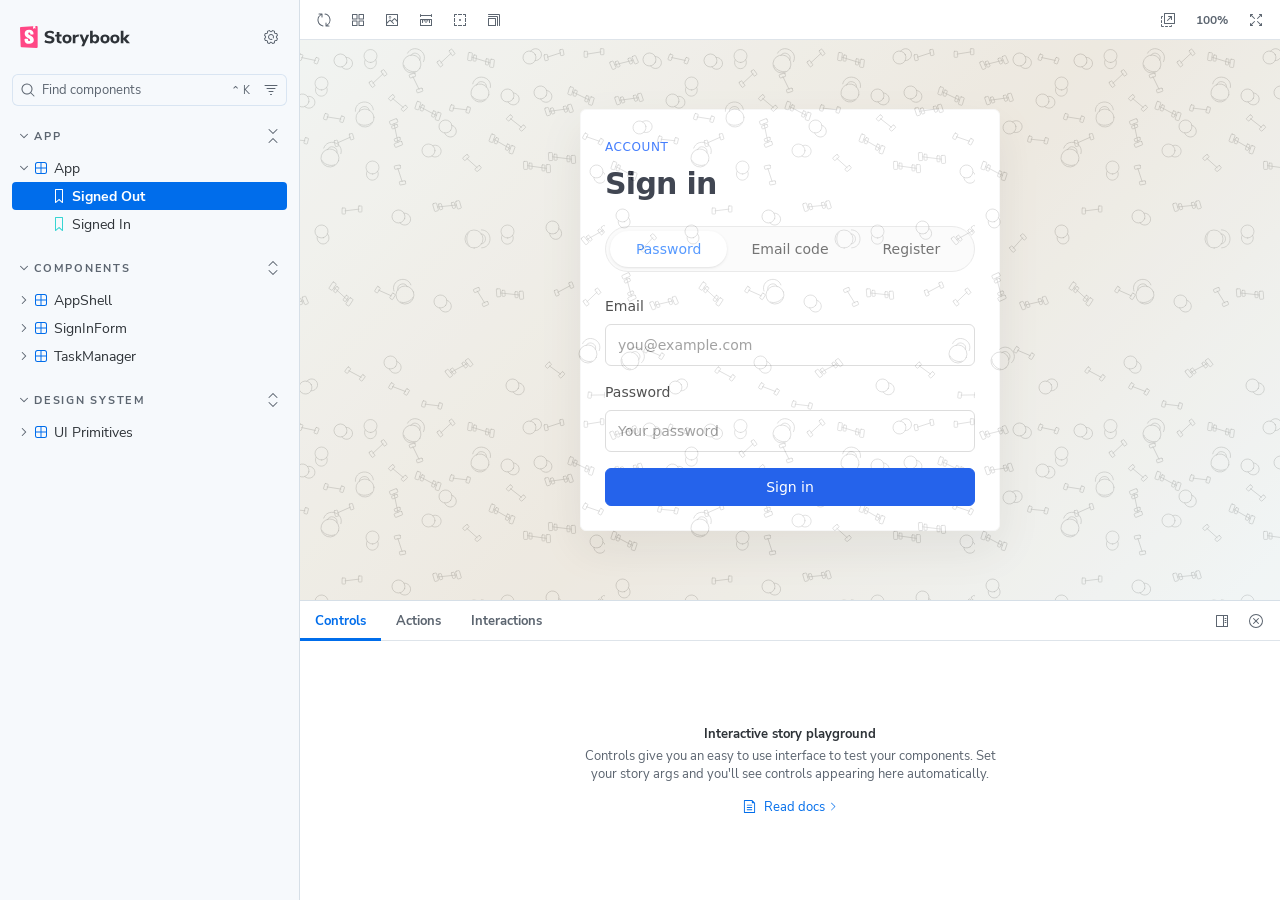
<file: storybook/index.html>
<!DOCTYPE html>
<html lang="en">
  <head>
    <meta charset="utf-8" />

    <title>storybook - Storybook</title>
    <meta name="viewport" content="width=device-width, initial-scale=1" />

    
    <link rel="icon" type="image/svg+xml" href="./favicon.svg" />
    
    <style>
      @font-face {
        font-family: 'Nunito Sans';
        font-style: normal;
        font-weight: 400;
        font-display: swap;
        src: url('./sb-common-assets/nunito-sans-regular.woff2') format('woff2');
      }

      @font-face {
        font-family: 'Nunito Sans';
        font-style: italic;
        font-weight: 400;
        font-display: swap;
        src: url('./sb-common-assets/nunito-sans-italic.woff2') format('woff2');
      }

      @font-face {
        font-family: 'Nunito Sans';
        font-style: normal;
        font-weight: 700;
        font-display: swap;
        src: url('./sb-common-assets/nunito-sans-bold.woff2') format('woff2');
      }

      @font-face {
        font-family: 'Nunito Sans';
        font-style: italic;
        font-weight: 700;
        font-display: swap;
        src: url('./sb-common-assets/nunito-sans-bold-italic.woff2') format('woff2');
      }
    </style>

    <link href="./sb-manager/runtime.js" rel="modulepreload" />

    
    <link href="./sb-addons/storybook-core-server-presets-0/common-manager-bundle.js" rel="modulepreload" />
    
    <link href="./sb-addons/docs-1/manager-bundle.js" rel="modulepreload" />
       

    <style>
      #storybook-root[hidden] {
        display: none !important;
      }
    </style>

    
  </head>
  <body>
    <div id="root"></div>

    
    <script>
      
        
          window['FEATURES'] = {
  "actions": true,
  "argTypeTargetsV7": true,
  "backgrounds": true,
  "changeDetection": true,
  "componentsManifest": false,
  "controls": true,
  "disallowImplicitActionsInRenderV8": true,
  "highlight": true,
  "interactions": true,
  "legacyDecoratorFileOrder": false,
  "measure": true,
  "outline": true,
  "sidebarOnboardingChecklist": true,
  "viewport": true
};
        
      
        
          window['REFS'] = {};
        
      
        
          window['LOGLEVEL'] = "info";
        
      
        
          window['DOCS_OPTIONS'] = {
  "defaultName": "Docs"
};
        
      
        
          window['CONFIG_TYPE'] = "PRODUCTION";
        
      
        
      
        
      
        
          window['TAGS_OPTIONS'] = {};
        
      
        
          window['STORYBOOK_BUILDER'] = "vite";
        
      
        
          window['STORYBOOK_FRAMEWORK'] = "react-vite";
        
      
        
          window['STORYBOOK_RENDERER'] = "react";
        
      
        
      
    </script>
    

    <script type="module">
      import './sb-manager/globals-runtime.js';

      
        import './sb-addons/storybook-core-server-presets-0/common-manager-bundle.js';
      
        import './sb-addons/docs-1/manager-bundle.js';
      

      import './sb-manager/runtime.js';
    </script>
  </body>
</html>
</file>
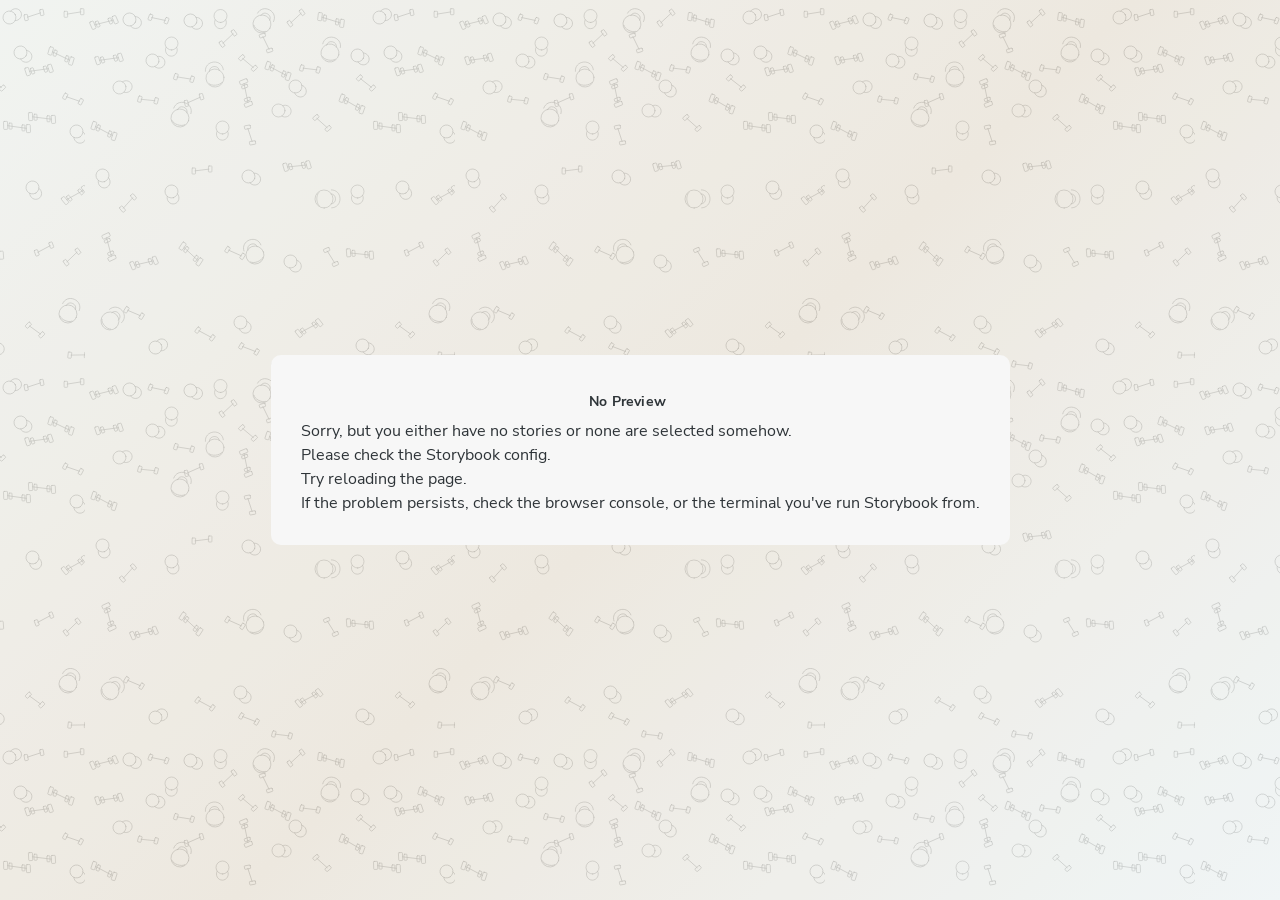
<file: storybook/iframe.html>
<!doctype html>
<!--suppress HtmlUnknownTarget -->
<html lang="en">
  <head><script type="module" src="./vite-inject-mocker-entry.js"></script>
    <meta charset="utf-8" />
    <title>Storybook</title>
    <meta name="viewport" content="width=device-width, initial-scale=1" />

    <style>
      @font-face {
        font-family: 'Nunito Sans';
        font-style: normal;
        font-weight: 400;
        font-display: swap;
        src: url('./sb-common-assets/nunito-sans-regular.woff2') format('woff2');
      }

      @font-face {
        font-family: 'Nunito Sans';
        font-style: italic;
        font-weight: 400;
        font-display: swap;
        src: url('./sb-common-assets/nunito-sans-italic.woff2') format('woff2');
      }

      @font-face {
        font-family: 'Nunito Sans';
        font-style: normal;
        font-weight: 700;
        font-display: swap;
        src: url('./sb-common-assets/nunito-sans-bold.woff2') format('woff2');
      }

      @font-face {
        font-family: 'Nunito Sans';
        font-style: italic;
        font-weight: 700;
        font-display: swap;
        src: url('./sb-common-assets/nunito-sans-bold-italic.woff2') format('woff2');
      }
    </style>

    <script>
      window.CONFIG_TYPE = 'PRODUCTION';
      window.LOGLEVEL = 'info';
      window.FRAMEWORK_OPTIONS = {};
      window.CHANNEL_OPTIONS = {};
      window.FEATURES = {"actions":true,"argTypeTargetsV7":true,"backgrounds":true,"changeDetection":true,"componentsManifest":false,"controls":true,"disallowImplicitActionsInRenderV8":true,"highlight":true,"interactions":true,"legacyDecoratorFileOrder":false,"measure":true,"outline":true,"sidebarOnboardingChecklist":true,"viewport":true};
      window.STORIES = [{"titlePrefix":"","directory":"./src","files":"**/*.stories.@(ts|tsx)","importPathMatcher":"^\\.[\\\\/](?:src(?:\\/(?!\\.)(?:(?:(?!(?:^|\\/)\\.).)*?)\\/|\\/|$)(?!\\.)(?=.)[^/]*?\\.stories\\.(ts|tsx))$"}];
      window.DOCS_OPTIONS = {"defaultName":"Docs"};
      window.TAGS_OPTIONS = {};

      

      // We do this so that "module && module.hot" etc. in Storybook source code
      // doesn't fail (it will simply be disabled)
      window.module = undefined;
      window.global = window;
    </script>
    <base target="_parent" />

<style>
  /* While we aren't showing the main block yet, but still preparing, we want everything the user has rendered, which may or may not be in #storybook-root, to be display none */
  .sb-show-preparing-story:not(.sb-show-main) > :not(.sb-preparing-story) {
    display: none;
  }

  .sb-show-preparing-docs:not(.sb-show-main) > :not(.sb-preparing-docs) {
    display: none;
  }

  /* Hide our own blocks when we aren't supposed to be showing them */
  :not(.sb-show-preparing-story) > .sb-preparing-story,
  :not(.sb-show-preparing-docs) > .sb-preparing-docs,
  :not(.sb-show-nopreview) > .sb-nopreview,
  :not(.sb-show-errordisplay) > .sb-errordisplay {
    display: none;
  }

  .sb-show-main.sb-main-centered {
    margin: 0;
    display: flex;
    align-items: center;
    min-height: 100vh;
  }

  .sb-show-main.sb-main-centered #storybook-root {
    box-sizing: border-box;
    margin: auto;
    padding: 1rem;
    max-height: 100%;
    /* Hack for centering correctly in IE11 */
  }

  /* Vertical centering fix for IE11 */
  @media screen and (-ms-high-contrast: none), (-ms-high-contrast: active) {
    .sb-show-main.sb-main-centered:after {
      content: '';
      min-height: inherit;
      font-size: 0;
    }
  }

  .sb-show-main.sb-main-fullscreen {
    margin: 0;
    padding: 0;
    display: block;
  }

  .sb-show-main.sb-main-padded {
    margin: 0;
    padding: 1rem;
    display: block;
    box-sizing: border-box;
  }

  .sb-wrapper {
    position: fixed;
    top: 0;
    bottom: 0;
    left: 0;
    right: 0;
    box-sizing: border-box;

    padding: 40px;
    font-family:
      'Nunito Sans',
      -apple-system,
      '.SFNSText-Regular',
      'San Francisco',
      BlinkMacSystemFont,
      'Segoe UI',
      'Helvetica Neue',
      Helvetica,
      Arial,
      sans-serif;
    -webkit-font-smoothing: antialiased;
    overflow: auto;
  }

  @media (max-width: 700px) {
    .sb-wrapper {
      padding: 20px;
    }
  }

  @media (max-width: 500px) {
    .sb-wrapper {
      padding: 10px;
    }
  }

  .sb-heading {
    font-size: 14px;
    font-weight: 600;
    letter-spacing: 0.2px;
    margin: 10px 0;
    padding-right: 25px;
  }

  .sb-nopreview {
    display: flex;
    align-content: center;
    justify-content: center;
    box-sizing: border-box;
  }

  .sb-nopreview_main {
    margin: auto;
    padding: 30px;
    border-radius: 10px;
    background: rgb(247, 247, 247);
    color: rgb(46, 52, 56);
  }

  .sb-nopreview_main * {
    background: rgb(247, 247, 247);
    color: rgb(46, 52, 56);
  }

  .sb-nopreview_heading {
    text-align: center;
  }

  .sb-errordisplay {
    background: #f6f9fc;
    color: black;
    z-index: 999999;
    width: 100vw;
    min-height: 100vh;
    box-sizing: border-box;
  }

  .sb-errordisplay_main {
    margin: auto;
    padding: 24px;
    display: flex;
    box-sizing: border-box;

    flex-direction: column;
    min-height: 100%;
    width: 100%;
    border-radius: 6px;
    background: white;
    color: black;
    border: 1px solid #ff0000;
    box-shadow: 0 0 64px rgba(0, 0, 0, 0.1);
    gap: 24px;
  }

  .sb-errordisplay_main ol {
    padding-left: 18px;
    margin: 0;
  }

  /* Redefine colors to ensure readability regardless of user-provided * selectors. */
  .sb-errordisplay_main * {
    background: white;
    color: black;
  }

  /* Exclude error code block from the universal reset to preserve ANSI colors and dark theme */
  .sb-errordisplay_main .sb-errordisplay_code,
  .sb-errordisplay_main .sb-errordisplay_code * {
    background: #242424;
    color: #c6c6c6;
  }

  .sb-errordisplay_main h1 {
    font-family: inherit;
    font-size: 22px;
    font-weight: 400;
    line-height: 30px;
    margin: 0;
  }

  .sb-errordisplay_main h1::before {
    content: '';
    display: inline-block;
    width: 12px;
    height: 12px;
    background: #ff4400;
    border-radius: 50%;
    margin-right: 8px;
  }

  .sb-errordisplay_main p,
  .sb-errordisplay_main ol {
    font-family: inherit;
    font-size: 14px;
    font-weight: 400;
    line-height: 19px;
    margin: 0;
  }

  .sb-errordisplay_main li + li {
    margin: 0;
    padding: 0;
    padding-top: 12px;
  }

  .sb-errordisplay_main a {
    color: currentColor;
  }

  .sb-errordisplay_main .sb-errordisplay_code {
    padding: 10px;
    flex: 1;
    background: #242424;
    color: #c6c6c6;
    box-sizing: border-box;

    font-size: 14px;
    font-weight: 400;
    line-height: 19px;
    border-radius: 4px;

    font-family:
      'Operator Mono', 'Fira Code Retina', 'Fira Code', 'FiraCode-Retina', 'Andale Mono',
      'Lucida Console', Consolas, Monaco, monospace;
    margin: 0;
    overflow: auto;
  }

  .sb-errordisplay_main .sb-errordisplay_code code {
    background-color: inherit;
    color: inherit;
  }

  .sb-errordisplay_main .sb-errordisplay_code {
    white-space: pre-wrap;
  }

  @-webkit-keyframes sb-rotate360 {
    from {
      transform: rotate(0deg);
    }

    to {
      transform: rotate(360deg);
    }
  }

  @keyframes sb-rotate360 {
    from {
      transform: rotate(0deg);
    }

    to {
      transform: rotate(360deg);
    }
  }

  @-webkit-keyframes sb-glow {
    0%,
    100% {
      opacity: 1;
    }

    50% {
      opacity: 0.4;
    }
  }

  @keyframes sb-glow {
    0%,
    100% {
      opacity: 1;
    }

    50% {
      opacity: 0.4;
    }
  }

  /* We display the preparing loaders *over* the rendering story */
  .sb-preparing-story,
  .sb-preparing-docs {
    background-color: white;
    /* Maximum possible z-index. It would be better to use stacking contexts to ensure it's always
    on top, but this isn't possible as it would require making CSS changes that could affect user code */
    z-index: 2147483647;
  }

  .sb-loader {
    -webkit-animation: sb-rotate360 0.7s linear infinite;
    animation: sb-rotate360 0.7s linear infinite;
    border-color: rgba(97, 97, 97, 0.29);
    border-radius: 50%;
    border-style: solid;
    border-top-color: #646464;
    border-width: 2px;
    display: inline-block;
    height: 32px;
    left: 50%;
    margin-left: -16px;
    margin-top: -16px;
    mix-blend-mode: difference;
    overflow: hidden;
    position: absolute;
    top: 50%;
    transition: all 200ms ease-out;
    vertical-align: top;
    width: 32px;
    z-index: 4;
  }

  .sb-previewBlock {
    background: #fff;
    border: 1px solid rgba(0, 0, 0, 0.1);
    border-radius: 4px;
    box-shadow: rgba(0, 0, 0, 0.1) 0 1px 3px 0;
    margin: 25px auto 40px;
    max-width: 600px;
  }

  .sb-previewBlock_header {
    align-items: center;
    box-shadow: rgba(0, 0, 0, 0.1) 0 -1px 0 0 inset;
    display: flex;
    gap: 14px;
    height: 40px;
    padding: 0 12px;
  }

  .sb-previewBlock_icon {
    -webkit-animation: sb-glow 1.5s ease-in-out infinite;
    animation: sb-glow 1.5s ease-in-out infinite;
    background: #e6e6e6;
    height: 14px;
    width: 14px;
  }

  .sb-previewBlock_icon:last-child {
    margin-left: auto;
  }

  .sb-previewBlock_body {
    -webkit-animation: sb-glow 1.5s ease-in-out infinite;
    animation: sb-glow 1.5s ease-in-out infinite;
    height: 182px;
    position: relative;
  }

  .sb-argstableBlock {
    border-collapse: collapse;
    border-spacing: 0;
    font-size: 13px;
    line-height: 20px;
    margin: 25px auto 40px;
    max-width: 600px;
    text-align: left;
    width: 100%;
  }

  .sb-argstableBlock th:first-of-type,
  .sb-argstableBlock td:first-of-type {
    padding-left: 20px;
  }

  .sb-argstableBlock th:nth-of-type(2),
  .sb-argstableBlock td:nth-of-type(2) {
    width: 35%;
  }

  .sb-argstableBlock th:nth-of-type(3),
  .sb-argstableBlock td:nth-of-type(3) {
    width: 15%;
  }

  .sb-argstableBlock th:last-of-type,
  .sb-argstableBlock td:last-of-type {
    width: 25%;
    padding-right: 20px;
  }

  .sb-argstableBlock th span,
  .sb-argstableBlock td span {
    -webkit-animation: sb-glow 1.5s ease-in-out infinite;
    animation: sb-glow 1.5s ease-in-out infinite;
    background-color: rgba(0, 0, 0, 0.1);
    border-radius: 0;
    box-shadow: none;
    color: transparent;
  }

  .sb-argstableBlock th {
    padding: 10px 15px;
  }

  .sb-argstableBlock-body {
    border-radius: 4px;
    box-shadow:
      rgba(0, 0, 0, 0.1) 0 1px 3px 1px,
      rgba(0, 0, 0, 0.065) 0 0 0 1px;
  }

  .sb-argstableBlock-body tr {
    background: transparent;
    overflow: hidden;
  }

  .sb-argstableBlock-body tr:not(:first-child) {
    border-top: 1px solid #e6e6e6;
  }

  .sb-argstableBlock-body tr:first-child td:first-child {
    border-top-left-radius: 4px;
  }

  .sb-argstableBlock-body tr:first-child td:last-child {
    border-top-right-radius: 4px;
  }

  .sb-argstableBlock-body tr:last-child td:first-child {
    border-bottom-left-radius: 4px;
  }

  .sb-argstableBlock-body tr:last-child td:last-child {
    border-bottom-right-radius: 4px;
  }

  .sb-argstableBlock-body td {
    background: #fff;
    padding-bottom: 10px;
    padding-top: 10px;
    vertical-align: top;
  }

  .sb-argstableBlock-body td:not(:first-of-type) {
    padding-left: 15px;
    padding-right: 15px;
  }

  .sb-argstableBlock-body button {
    -webkit-animation: sb-glow 1.5s ease-in-out infinite;
    animation: sb-glow 1.5s ease-in-out infinite;
    background-color: rgba(0, 0, 0, 0.1);
    border: 0;
    border-radius: 0;
    box-shadow: none;
    color: transparent;
    display: inline;
    font-size: 12px;
    line-height: 1;
    padding: 10px 16px;
  }

  .sb-argstableBlock-summary {
    margin-top: 4px;
  }

  .sb-argstableBlock-code {
    margin-right: 4px;
    margin-bottom: 4px;
    padding: 2px 5px;
  }

  .sb-sr-only,
  .sb-hidden-until-focus:not(:focus) {
    position: absolute;
    width: 1px;
    height: 1px;
    padding: 0px;
    margin: -1px;
    overflow: hidden;
    clip: rect(0, 0, 0, 0);
    border: none;
  }

  .sb-hidden-until-focus {
    opacity: 0;
    transition: opacity 150ms ease-out;
  }

  .sb-hidden-until-focus:focus {
    opacity: 1;
  }
</style>

<script>
  /* globals window */
  try {
    if (window.top !== window) {
      window.__REACT_DEVTOOLS_GLOBAL_HOOK__ = window.top.__REACT_DEVTOOLS_GLOBAL_HOOK__;
      window.__VUE_DEVTOOLS_GLOBAL_HOOK__ = window.top.__VUE_DEVTOOLS_GLOBAL_HOOK__;
      window.top.__VUE_DEVTOOLS_CONTEXT__ = window.document;
    }
  } catch (e) {
    // eslint-disable-next-line no-console
    console.warn('unable to connect to top frame for connecting dev tools');
  }
</script>

    <script type="module" crossorigin src="./assets/iframe-Dv2d53qF.js"></script>
    <link rel="modulepreload" crossorigin href="./assets/chunk-DnJy8xQt.js">
    <link rel="modulepreload" crossorigin href="./assets/preload-helper-DVWkohm0.js">
    <link rel="stylesheet" crossorigin href="./assets/iframe-DWxxrbf0.css">
  </head>

  <body>
    <div class="sb-preparing-story sb-wrapper">
  <div class="sb-loader"></div>
</div>

<div class="sb-preparing-docs sb-wrapper">
  <div class="sb-previewBlock">
    <div class="sb-previewBlock_header">
      <div class="sb-previewBlock_icon"></div>
      <div class="sb-previewBlock_icon"></div>
      <div class="sb-previewBlock_icon"></div>
      <div class="sb-previewBlock_icon"></div>
    </div>
    <div class="sb-previewBlock_body">
      <div class="sb-loader"></div>
    </div>
  </div>
  <table aria-hidden="true" class="sb-argstableBlock">
    <thead class="sb-argstableBlock-head">
      <tr>
        <th><span>Name</span></th>
        <th><span>Description</span></th>
        <th><span>Default</span></th>
        <th><span>Control </span></th>
      </tr>
    </thead>
    <tbody class="sb-argstableBlock-body">
      <tr>
        <td><span>propertyName</span><span title="Required">*</span></td>
        <td>
          <div><span>This is a short description</span></div>
          <div class="sb-argstableBlock-summary">
            <div><span class="sb-argstableBlock-code">summary</span></div>
          </div>
        </td>
        <td>
          <div><span class="sb-argstableBlock-code">defaultValue</span></div>
        </td>
        <td><button>Set string</button></td>
      </tr>
      <tr>
        <td><span>propertyName</span><span>*</span></td>
        <td>
          <div><span>This is a short description</span></div>
          <div class="sb-argstableBlock-summary">
            <div><span class="sb-argstableBlock-code">summary</span></div>
          </div>
        </td>
        <td>
          <div><span class="sb-argstableBlock-code">defaultValue</span></div>
        </td>
        <td><button>Set string</button></td>
      </tr>
      <tr>
        <td><span>propertyName</span><span>*</span></td>
        <td>
          <div><span>This is a short description</span></div>
          <div class="sb-argstableBlock-summary">
            <div><span class="sb-argstableBlock-code">summary</span></div>
          </div>
        </td>
        <td>
          <div><span class="sb-argstableBlock-code">defaultValue</span></div>
        </td>
        <td><button>Set string</button></td>
      </tr>
    </tbody>
  </table>
</div>

<div class="sb-nopreview sb-wrapper">
  <div class="sb-nopreview_main">
    <h1 class="sb-nopreview_heading sb-heading">No Preview</h1>
    <p>Sorry, but you either have no stories or none are selected somehow.</p>
    <ul>
      <li>Please check the Storybook config.</li>
      <li>Try reloading the page.</li>
    </ul>
    <p>
      If the problem persists, check the browser console, or the terminal you've run Storybook from.
    </p>
  </div>
</div>

<div class="sb-errordisplay sb-wrapper">
  <div class="sb-errordisplay_main">
    <h1 id="error-message"></h1>
    <p>
      The component failed to render properly, likely due to a configuration issue in Storybook.
      Here are some common causes and how you can address them:
    </p>
    <ol>
      <li>
        <strong>Missing Context/Providers</strong>: You can use decorators to supply specific
        contexts or providers, which are sometimes necessary for components to render correctly. For
        detailed instructions on using decorators, please visit the
        <a href="https://storybook.js.org/docs/writing-stories/decorators"
          >Decorators documentation</a
        >.
      </li>
      <li>
        <strong>Misconfigured Webpack or Vite</strong>: Verify that Storybook picks up all necessary
        settings for loaders, plugins, and other relevant parameters. You can find step-by-step
        guides for configuring
        <a href="https://storybook.js.org/docs/builders/webpack">Webpack</a> or
        <a href="https://storybook.js.org/docs/builders/vite">Vite</a>
        with Storybook.
      </li>
      <li>
        <strong>Missing Environment Variables</strong>: Your Storybook may require specific
        environment variables to function as intended. You can set up custom environment variables
        as outlined in the
        <a href="https://storybook.js.org/docs/configure/environment-variables"
          >Environment Variables documentation</a
        >.
      </li>
    </ol>
    <pre class="sb-errordisplay_code"><code id="error-stack"></code></pre>
  </div>
</div>

    <div id="storybook-root"></div>
    <div id="storybook-docs"></div>
    <script>
      function __onViteAppLoadingError(event) {
        const hostname = globalThis.location.hostname;
        if (hostname !== 'localhost' && globalThis.CONFIG_TYPE === 'DEVELOPMENT') {
          const message = `Failed to load the Storybook preview file 'vite-app.js':

      It looks like you're visiting the Storybook development server on another hostname than localhost: '${hostname}', but you haven't configured the necessary security features to support this.
      Please re-run your Storybook development server with the '--host ${hostname}' flag, or manually configure your Vite allowedHosts configuration with viteFinal.

      See:`;
          const docs = [
            'https://storybook.js.org/docs/api/cli-options#dev',
            'https://storybook.js.org/docs/api/main-config/main-config-vite-final',
            'https://vite.dev/config/server-options.html#server-allowedhosts',
          ];
          console.error(`${message}\n${docs.map((doc) => `- ${doc}`).join('\n')}`);

          document.getElementById('storybook-root').innerHTML =
            `<p style="color: red; max-width: 70ch">${message.replaceAll(
              '\n',
              '<br/>'
            )}<ul>${docs.map((doc) => `<li><a href='${doc}' target='_blank'>${doc}</a></li>`).join('')}</ul></p>`;
          return;
        }
      }
    </script>
  </body>
</html>
</file>
<file: storybook/assets/iframe-DWxxrbf0.css>
/*! tailwindcss v4.3.0 | MIT License | https://tailwindcss.com */
@layer properties{@supports (((-webkit-hyphens:none)) and (not (margin-trim:inline))) or ((-moz-orient:inline) and (not (color:rgb(from red r g b)))){*,:before,:after,::backdrop{--tw-translate-x:0;--tw-translate-y:0;--tw-translate-z:0;--tw-rotate-x:initial;--tw-rotate-y:initial;--tw-rotate-z:initial;--tw-skew-x:initial;--tw-skew-y:initial;--tw-space-x-reverse:0;--tw-border-style:solid;--tw-gradient-position:initial;--tw-gradient-from:#0000;--tw-gradient-via:#0000;--tw-gradient-to:#0000;--tw-gradient-stops:initial;--tw-gradient-via-stops:initial;--tw-gradient-from-position:0%;--tw-gradient-via-position:50%;--tw-gradient-to-position:100%;--tw-leading:initial;--tw-font-weight:initial;--tw-tracking:initial;--tw-shadow:0 0 #0000;--tw-shadow-color:initial;--tw-shadow-alpha:100%;--tw-inset-shadow:0 0 #0000;--tw-inset-shadow-color:initial;--tw-inset-shadow-alpha:100%;--tw-ring-color:initial;--tw-ring-shadow:0 0 #0000;--tw-inset-ring-color:initial;--tw-inset-ring-shadow:0 0 #0000;--tw-ring-inset:initial;--tw-ring-offset-width:0px;--tw-ring-offset-color:#fff;--tw-ring-offset-shadow:0 0 #0000;--tw-blur:initial;--tw-brightness:initial;--tw-contrast:initial;--tw-grayscale:initial;--tw-hue-rotate:initial;--tw-invert:initial;--tw-opacity:initial;--tw-saturate:initial;--tw-sepia:initial;--tw-drop-shadow:initial;--tw-drop-shadow-color:initial;--tw-drop-shadow-alpha:100%;--tw-drop-shadow-size:initial;--tw-duration:initial;--tw-outline-style:solid;--tw-content:"";--tw-scale-x:1;--tw-scale-y:1;--tw-scale-z:1;--tw-ease:initial}}}@layer theme{:root,:host{--font-sans:Inter, ui-sans-serif, system-ui, -apple-system, BlinkMacSystemFont, "Segoe UI", sans-serif;--font-mono:ui-monospace, SFMono-Regular, Menlo, Monaco, Consolas, "Liberation Mono", "Courier New", monospace;--color-red-50:oklch(97.1% .013 17.38);--color-red-100:oklch(93.6% .032 17.717);--color-red-200:oklch(88.5% .062 18.334);--color-red-300:oklch(80.8% .114 19.571);--color-red-500:oklch(63.7% .237 25.331);--color-red-600:oklch(57.7% .245 27.325);--color-red-900:oklch(39.6% .141 25.723);--color-red-950:oklch(25.8% .092 26.042);--color-orange-50:oklch(98% .016 73.684);--color-orange-300:oklch(83.7% .128 66.29);--color-orange-700:oklch(55.3% .195 38.402);--color-green-100:oklch(96.2% .044 156.743);--color-green-200:oklch(92.5% .084 155.995);--color-green-500:oklch(72.3% .219 149.579);--color-emerald-50:oklch(97.9% .021 166.113);--color-emerald-300:oklch(84.5% .143 164.978);--color-emerald-700:oklch(50.8% .118 165.612);--color-cyan-200:oklch(91.7% .08 205.041);--color-blue-50:oklch(97% .014 254.604);--color-blue-100:oklch(93.2% .032 255.585);--color-blue-300:oklch(80.9% .105 251.813);--color-blue-400:oklch(70.7% .165 254.624);--color-blue-500:oklch(62.3% .214 259.815);--color-blue-600:oklch(54.6% .245 262.881);--color-blue-800:oklch(42.4% .199 265.638);--color-indigo-500:oklch(58.5% .233 277.117);--color-purple-50:oklch(97.7% .014 308.299);--color-purple-300:oklch(82.7% .119 306.383);--color-purple-600:oklch(55.8% .288 302.321);--color-purple-800:oklch(43.8% .218 303.724);--color-purple-900:oklch(38.1% .176 304.987);--color-pink-50:oklch(97.1% .014 343.198);--color-pink-300:oklch(82.3% .12 346.018);--color-pink-600:oklch(59.2% .249 .584);--color-slate-50:oklch(98.4% .003 247.858);--color-gray-50:#fafafa;--color-gray-100:#f5f5f5;--color-gray-200:#e5e5e5;--color-gray-300:#d4d4d4;--color-gray-400:#a3a3a3;--color-gray-500:#737373;--color-gray-600:#525252;--color-gray-700:#404040;--color-gray-800:#262626;--color-gray-900:#171717;--color-gray-950:#0a0a0a;--color-black:#000;--color-white:#fff;--spacing:.25rem;--breakpoint-md:48rem;--breakpoint-lg:64rem;--breakpoint-xl:80rem;--container-sm:24rem;--container-md:28rem;--container-2xl:42rem;--text-xs:.75rem;--text-xs--line-height:calc(1 / .75);--text-sm:.875rem;--text-sm--line-height:calc(1.25 / .875);--text-lg:1.125rem;--text-lg--line-height:calc(1.75 / 1.125);--text-xl:1.25rem;--text-xl--line-height:calc(1.75 / 1.25);--text-2xl:1.5rem;--text-2xl--line-height:calc(2 / 1.5);--text-3xl:1.875rem;--text-3xl--line-height:calc(2.25 / 1.875);--text-4xl:2.25rem;--text-4xl--line-height:calc(2.5 / 2.25);--text-5xl:3rem;--text-5xl--line-height:1;--font-weight-medium:500;--font-weight-semibold:600;--font-weight-bold:700;--tracking-tight:-.025em;--tracking-normal:0em;--tracking-wider:.05em;--leading-tight:1.25;--leading-snug:1.375;--radius-md:.375rem;--radius-lg:.5rem;--radius-2xl:1rem;--ease-in:cubic-bezier(.4, 0, 1, 1);--ease-out:cubic-bezier(0, 0, .2, 1);--animate-spin:spin 1s linear infinite;--aspect-video:16 / 9;--default-transition-duration:.15s;--default-transition-timing-function:cubic-bezier(.4, 0, .2, 1);--default-font-family:var(--font-sans);--default-mono-font-family:var(--font-mono);--color-brand-primary:#111827;--color-brand-accent:#2563eb;--color-brand-positive:#059669;--color-brand-danger:#dc2626}}@layer base{*,:after,:before,::backdrop{box-sizing:border-box;border:0 solid;margin:0;padding:0}::file-selector-button{box-sizing:border-box;border:0 solid;margin:0;padding:0}html,:host{-webkit-text-size-adjust:100%;tab-size:4;line-height:1.5;font-family:var(--default-font-family,ui-sans-serif, system-ui, sans-serif, "Apple Color Emoji", "Segoe UI Emoji", "Segoe UI Symbol", "Noto Color Emoji");font-feature-settings:var(--default-font-feature-settings,normal);font-variation-settings:var(--default-font-variation-settings,normal);-webkit-tap-highlight-color:transparent}hr{height:0;color:inherit;border-top-width:1px}abbr:where([title]){-webkit-text-decoration:underline dotted;text-decoration:underline dotted}h1,h2,h3,h4,h5,h6{font-size:inherit;font-weight:inherit}a{color:inherit;-webkit-text-decoration:inherit;-webkit-text-decoration:inherit;-webkit-text-decoration:inherit;-webkit-text-decoration:inherit;text-decoration:inherit}b,strong{font-weight:bolder}code,kbd,samp,pre{font-family:var(--default-mono-font-family,ui-monospace, SFMono-Regular, Menlo, Monaco, Consolas, "Liberation Mono", "Courier New", monospace);font-feature-settings:var(--default-mono-font-feature-settings,normal);font-variation-settings:var(--default-mono-font-variation-settings,normal);font-size:1em}small{font-size:80%}sub,sup{vertical-align:baseline;font-size:75%;line-height:0;position:relative}sub{bottom:-.25em}sup{top:-.5em}table{text-indent:0;border-color:inherit;border-collapse:collapse}:-moz-focusring{outline:auto}progress{vertical-align:baseline}summary{display:list-item}ol,ul,menu{list-style:none}img,svg,video,canvas,audio,iframe,embed,object{vertical-align:middle;display:block}img,video{max-width:100%;height:auto}button,input,select,optgroup,textarea{font:inherit;font-feature-settings:inherit;font-variation-settings:inherit;letter-spacing:inherit;color:inherit;opacity:1;background-color:#0000;border-radius:0}::file-selector-button{font:inherit;font-feature-settings:inherit;font-variation-settings:inherit;letter-spacing:inherit;color:inherit;opacity:1;background-color:#0000;border-radius:0}:where(select:is([multiple],[size])) optgroup{font-weight:bolder}:where(select:is([multiple],[size])) optgroup option{padding-inline-start:20px}::file-selector-button{margin-inline-end:4px}::placeholder{opacity:1}@supports (not ((-webkit-appearance:-apple-pay-button))) or (contain-intrinsic-size:1px){::placeholder{color:currentColor}@supports (color:color-mix(in lab, red, red)){::placeholder{color:color-mix(in oklab, currentcolor 50%, transparent)}}}textarea{resize:vertical}::-webkit-search-decoration{-webkit-appearance:none}::-webkit-date-and-time-value{min-height:1lh;text-align:inherit}::-webkit-datetime-edit{display:inline-flex}::-webkit-datetime-edit-fields-wrapper{padding:0}::-webkit-datetime-edit{padding-block:0}::-webkit-datetime-edit-year-field{padding-block:0}::-webkit-datetime-edit-month-field{padding-block:0}::-webkit-datetime-edit-day-field{padding-block:0}::-webkit-datetime-edit-hour-field{padding-block:0}::-webkit-datetime-edit-minute-field{padding-block:0}::-webkit-datetime-edit-second-field{padding-block:0}::-webkit-datetime-edit-millisecond-field{padding-block:0}::-webkit-datetime-edit-meridiem-field{padding-block:0}::-webkit-calendar-picker-indicator{line-height:1}:-moz-ui-invalid{box-shadow:none}button,input:where([type=button],[type=reset],[type=submit]){appearance:button}::file-selector-button{appearance:button}::-webkit-inner-spin-button{height:auto}::-webkit-outer-spin-button{height:auto}[hidden]:where(:not([hidden=until-found])){display:none!important}}@layer components;@layer utilities{.pointer-events-none{pointer-events:none}.sr-only{clip-path:inset(50%);white-space:nowrap;border-width:0;width:1px;height:1px;margin:-1px;padding:0;position:absolute;overflow:hidden}.absolute{position:absolute}.fixed{position:fixed}.relative{position:relative}.inset-y-0{inset-block:calc(var(--spacing) * 0)}.top-1\/2{top:50%}.right-0{right:calc(var(--spacing) * 0)}.right-5{right:calc(var(--spacing) * 5)}.bottom-5{bottom:calc(var(--spacing) * 5)}.left-1\/2{left:50%}.isolate{isolation:isolate}.z-0{z-index:0}.z-20{z-index:20}.order-1{order:1}.order-2{order:2}.container{width:100%}@media (width>=40rem){.container{max-width:40rem}}@media (width>=48rem){.container{max-width:48rem}}@media (width>=64rem){.container{max-width:64rem}}@media (width>=80rem){.container{max-width:80rem}}@media (width>=96rem){.container{max-width:96rem}}.mx-auto{margin-inline:auto}.my-3{margin-block:calc(var(--spacing) * 3)}.my-4{margin-block:calc(var(--spacing) * 4)}.my-10{margin-block:calc(var(--spacing) * 10)}.mt-0\.5{margin-top:calc(var(--spacing) * .5)}.mt-1{margin-top:calc(var(--spacing) * 1)}.mt-2{margin-top:calc(var(--spacing) * 2)}.mt-3{margin-top:calc(var(--spacing) * 3)}.mt-4{margin-top:calc(var(--spacing) * 4)}.mt-5{margin-top:calc(var(--spacing) * 5)}.mt-6{margin-top:calc(var(--spacing) * 6)}.mt-7{margin-top:calc(var(--spacing) * 7)}.mt-10{margin-top:calc(var(--spacing) * 10)}.mt-12{margin-top:calc(var(--spacing) * 12)}.mt-14{margin-top:calc(var(--spacing) * 14)}.mr-2{margin-right:calc(var(--spacing) * 2)}.mb-3{margin-bottom:calc(var(--spacing) * 3)}.mb-5{margin-bottom:calc(var(--spacing) * 5)}.mb-7{margin-bottom:calc(var(--spacing) * 7)}.mb-12{margin-bottom:calc(var(--spacing) * 12)}.mb-16{margin-bottom:calc(var(--spacing) * 16)}.-ml-4{margin-left:calc(var(--spacing) * -4)}.-ml-5{margin-left:calc(var(--spacing) * -5)}.ml-2{margin-left:calc(var(--spacing) * 2)}.ml-auto{margin-left:auto}.box-border{box-sizing:border-box}.line-clamp-2{-webkit-line-clamp:2;-webkit-box-orient:vertical;display:-webkit-box;overflow:hidden}.line-clamp-3{-webkit-line-clamp:3;-webkit-box-orient:vertical;display:-webkit-box;overflow:hidden}.block{display:block}.flex{display:flex}.grid{display:grid}.hidden{display:none}.inline{display:inline}.inline-block{display:inline-block}.inline-flex{display:inline-flex}.table{display:table}.aspect-\[5\/4\]{aspect-ratio:5/4}.aspect-square{aspect-ratio:1}.aspect-video{aspect-ratio:var(--aspect-video)}.size-5{width:calc(var(--spacing) * 5);height:calc(var(--spacing) * 5)}.size-7{width:calc(var(--spacing) * 7);height:calc(var(--spacing) * 7)}.size-9{width:calc(var(--spacing) * 9);height:calc(var(--spacing) * 9)}.h-3{height:calc(var(--spacing) * 3)}.h-4{height:calc(var(--spacing) * 4)}.h-5{height:calc(var(--spacing) * 5)}.h-6{height:calc(var(--spacing) * 6)}.h-10{height:calc(var(--spacing) * 10)}.h-12{height:calc(var(--spacing) * 12)}.h-16{height:calc(var(--spacing) * 16)}.h-20{height:calc(var(--spacing) * 20)}.h-24{height:calc(var(--spacing) * 24)}.h-36{height:calc(var(--spacing) * 36)}.h-40{height:calc(var(--spacing) * 40)}.h-full{height:100%}.min-h-10{min-height:calc(var(--spacing) * 10)}.min-h-svh{min-height:100svh}.w-3{width:calc(var(--spacing) * 3)}.w-4{width:calc(var(--spacing) * 4)}.w-5{width:calc(var(--spacing) * 5)}.w-6{width:calc(var(--spacing) * 6)}.w-10{width:calc(var(--spacing) * 10)}.w-16{width:calc(var(--spacing) * 16)}.w-24{width:calc(var(--spacing) * 24)}.w-28{width:calc(var(--spacing) * 28)}.w-44{width:calc(var(--spacing) * 44)}.w-full{width:100%}.max-w-2xl{max-width:var(--container-2xl)}.max-w-\[460px\]{max-width:460px}.max-w-md{max-width:var(--container-md)}.max-w-screen-lg{max-width:var(--breakpoint-lg)}.max-w-screen-md{max-width:var(--breakpoint-md)}.max-w-screen-xl{max-width:var(--breakpoint-xl)}.max-w-sm{max-width:var(--container-sm)}.min-w-0{min-width:calc(var(--spacing) * 0)}.min-w-32{min-width:calc(var(--spacing) * 32)}.flex-1{flex:1}.flex-none{flex:none}.flex-shrink-0,.shrink-0{flex-shrink:0}.grow{flex-grow:1}.origin-top-left{transform-origin:0 0}.-translate-x-1\/2{--tw-translate-x:calc(calc(1 / 2 * 100%) * -1);translate:var(--tw-translate-x) var(--tw-translate-y)}.-translate-y-1\/2{--tw-translate-y:calc(calc(1 / 2 * 100%) * -1);translate:var(--tw-translate-x) var(--tw-translate-y)}.transform{transform:var(--tw-rotate-x,) var(--tw-rotate-y,) var(--tw-rotate-z,) var(--tw-skew-x,) var(--tw-skew-y,)}.animate-spin{animation:var(--animate-spin)}.cursor-pointer{cursor:pointer}.grid-cols-3{grid-template-columns:repeat(3,minmax(0,1fr))}.flex-col{flex-direction:column}.flex-wrap{flex-wrap:wrap}.place-items-center{place-items:center}.content-start{align-content:flex-start}.items-center{align-items:center}.items-start{align-items:flex-start}.justify-between{justify-content:space-between}.justify-center{justify-content:center}.justify-start{justify-content:flex-start}.justify-items-center{justify-items:center}.gap-1{gap:calc(var(--spacing) * 1)}.gap-2{gap:calc(var(--spacing) * 2)}.gap-3{gap:calc(var(--spacing) * 3)}.gap-4{gap:calc(var(--spacing) * 4)}.gap-5{gap:calc(var(--spacing) * 5)}.gap-6{gap:calc(var(--spacing) * 6)}.gap-8{gap:calc(var(--spacing) * 8)}.gap-10{gap:calc(var(--spacing) * 10)}.gap-x-1{column-gap:calc(var(--spacing) * 1)}:where(.-space-x-px>:not(:last-child)){--tw-space-x-reverse:0;margin-inline-start:calc(-1px * var(--tw-space-x-reverse));margin-inline-end:calc(-1px * calc(1 - var(--tw-space-x-reverse)))}:where(.space-x-2>:not(:last-child)){--tw-space-x-reverse:0;margin-inline-start:calc(calc(var(--spacing) * 2) * var(--tw-space-x-reverse));margin-inline-end:calc(calc(var(--spacing) * 2) * calc(1 - var(--tw-space-x-reverse)))}:where(.space-x-3>:not(:last-child)){--tw-space-x-reverse:0;margin-inline-start:calc(calc(var(--spacing) * 3) * var(--tw-space-x-reverse));margin-inline-end:calc(calc(var(--spacing) * 3) * calc(1 - var(--tw-space-x-reverse)))}.self-center{align-self:center}.truncate{text-overflow:ellipsis;white-space:nowrap;overflow:hidden}.overflow-hidden{overflow:hidden}.rounded{border-radius:.25rem}.rounded-2xl{border-radius:var(--radius-2xl)}.rounded-full{border-radius:3.40282e38px}.rounded-md{border-radius:var(--radius-md)}.rounded-l-md{border-top-left-radius:var(--radius-md);border-bottom-left-radius:var(--radius-md)}.rounded-r-md{border-top-right-radius:var(--radius-md);border-bottom-right-radius:var(--radius-md)}.border{border-style:var(--tw-border-style);border-width:1px}.border-2{border-style:var(--tw-border-style);border-width:2px}.border-t{border-top-style:var(--tw-border-style);border-top-width:1px}.border-b{border-bottom-style:var(--tw-border-style);border-bottom-width:1px}.border-brand-accent{border-color:var(--color-brand-accent)}.border-gray-100{border-color:var(--color-gray-100)}.border-gray-200{border-color:var(--color-gray-200)}.border-gray-300{border-color:var(--color-gray-300)}.border-red-200{border-color:var(--color-red-200)}.border-red-600{border-color:var(--color-red-600)}.border-transparent{border-color:#0000}.bg-blue-50{background-color:var(--color-blue-50)}.bg-blue-100{background-color:var(--color-blue-100)}.bg-brand-accent{background-color:var(--color-brand-accent)}.bg-emerald-50{background-color:var(--color-emerald-50)}.bg-gray-50{background-color:var(--color-gray-50)}.bg-gray-100{background-color:var(--color-gray-100)}.bg-gray-900{background-color:var(--color-gray-900)}.bg-orange-50{background-color:var(--color-orange-50)}.bg-pink-50{background-color:var(--color-pink-50)}.bg-purple-50{background-color:var(--color-purple-50)}.bg-slate-50{background-color:var(--color-slate-50)}.bg-transparent{background-color:#0000}.bg-white{background-color:var(--color-white)}.bg-gradient-to-r{--tw-gradient-position:to right in oklab;background-image:linear-gradient(var(--tw-gradient-stops))}.from-black{--tw-gradient-from:var(--color-black);--tw-gradient-stops:var(--tw-gradient-via-stops,var(--tw-gradient-position), var(--tw-gradient-from) var(--tw-gradient-from-position), var(--tw-gradient-to) var(--tw-gradient-to-position))}.from-green-200{--tw-gradient-from:var(--color-green-200);--tw-gradient-stops:var(--tw-gradient-via-stops,var(--tw-gradient-position), var(--tw-gradient-from) var(--tw-gradient-from-position), var(--tw-gradient-to) var(--tw-gradient-to-position))}.to-black{--tw-gradient-to:var(--color-black);--tw-gradient-stops:var(--tw-gradient-via-stops,var(--tw-gradient-position), var(--tw-gradient-from) var(--tw-gradient-from-position), var(--tw-gradient-to) var(--tw-gradient-to-position))}.to-green-100{--tw-gradient-to:var(--color-green-100);--tw-gradient-stops:var(--tw-gradient-via-stops,var(--tw-gradient-position), var(--tw-gradient-from) var(--tw-gradient-from-position), var(--tw-gradient-to) var(--tw-gradient-to-position))}.bg-\[length\:0px_2px\]{background-size:0 2px}.bg-\[length\:0px_10px\]{background-size:0 10px}.bg-left-bottom{background-position:0 100%}.bg-no-repeat{background-repeat:no-repeat}.fill-current{fill:currentColor}.object-cover{object-fit:cover}.p-1{padding:calc(var(--spacing) * 1)}.p-4{padding:calc(var(--spacing) * 4)}.p-6{padding:calc(var(--spacing) * 6)}.p-8{padding:calc(var(--spacing) * 8)}.px-2{padding-inline:calc(var(--spacing) * 2)}.px-3{padding-inline:calc(var(--spacing) * 3)}.px-4{padding-inline:calc(var(--spacing) * 4)}.px-5{padding-inline:calc(var(--spacing) * 5)}.px-6{padding-inline:calc(var(--spacing) * 6)}.px-7{padding-inline:calc(var(--spacing) * 7)}.px-8{padding-inline:calc(var(--spacing) * 8)}.px-10{padding-inline:calc(var(--spacing) * 10)}.\!py-0{padding-block:calc(var(--spacing) * 0)!important}.py-0\.5{padding-block:calc(var(--spacing) * .5)}.py-1{padding-block:calc(var(--spacing) * 1)}.py-2{padding-block:calc(var(--spacing) * 2)}.py-2\.5{padding-block:calc(var(--spacing) * 2.5)}.py-3{padding-block:calc(var(--spacing) * 3)}.py-4{padding-block:calc(var(--spacing) * 4)}.py-5{padding-block:calc(var(--spacing) * 5)}.py-6{padding-block:calc(var(--spacing) * 6)}.py-8{padding-block:calc(var(--spacing) * 8)}.\!pt-0{padding-top:calc(var(--spacing) * 0)!important}.pr-3{padding-right:calc(var(--spacing) * 3)}.pr-4{padding-right:calc(var(--spacing) * 4)}.pb-3{padding-bottom:calc(var(--spacing) * 3)}.pb-10{padding-bottom:calc(var(--spacing) * 10)}.pl-2{padding-left:calc(var(--spacing) * 2)}.pl-4{padding-left:calc(var(--spacing) * 4)}.text-center{text-align:center}.text-left{text-align:left}.text-right{text-align:right}.font-sans{font-family:var(--font-sans)}.text-2xl{font-size:var(--text-2xl);line-height:var(--tw-leading,var(--text-2xl--line-height))}.text-3xl{font-size:var(--text-3xl);line-height:var(--tw-leading,var(--text-3xl--line-height))}.text-4xl{font-size:var(--text-4xl);line-height:var(--tw-leading,var(--text-4xl--line-height))}.text-lg{font-size:var(--text-lg);line-height:var(--tw-leading,var(--text-lg--line-height))}.text-sm{font-size:var(--text-sm);line-height:var(--tw-leading,var(--text-sm--line-height))}.text-xl{font-size:var(--text-xl);line-height:var(--tw-leading,var(--text-xl--line-height))}.text-xs{font-size:var(--text-xs);line-height:var(--tw-leading,var(--text-xs--line-height))}.leading-none{--tw-leading:1;line-height:1}.leading-snug{--tw-leading:var(--leading-snug);line-height:var(--leading-snug)}.font-bold{--tw-font-weight:var(--font-weight-bold);font-weight:var(--font-weight-bold)}.font-medium{--tw-font-weight:var(--font-weight-medium);font-weight:var(--font-weight-medium)}.font-semibold{--tw-font-weight:var(--font-weight-semibold);font-weight:var(--font-weight-semibold)}.tracking-normal{--tw-tracking:var(--tracking-normal);letter-spacing:var(--tracking-normal)}.tracking-tight{--tw-tracking:var(--tracking-tight);letter-spacing:var(--tracking-tight)}.tracking-wider{--tw-tracking:var(--tracking-wider);letter-spacing:var(--tracking-wider)}.\[overflow-wrap\:anywhere\]{overflow-wrap:anywhere}.text-black{color:var(--color-black)}.text-blue-500{color:var(--color-blue-500)}.text-blue-600{color:var(--color-blue-600)}.text-brand-danger{color:var(--color-brand-danger)}.text-brand-positive{color:var(--color-brand-positive)}.text-brand-primary{color:var(--color-brand-primary)}.text-emerald-700{color:var(--color-emerald-700)}.text-gray-100{color:var(--color-gray-100)}.text-gray-200{color:var(--color-gray-200)}.text-gray-300{color:var(--color-gray-300)}.text-gray-400{color:var(--color-gray-400)}.text-gray-500{color:var(--color-gray-500)}.text-gray-600{color:var(--color-gray-600)}.text-gray-700{color:var(--color-gray-700)}.text-gray-800{color:var(--color-gray-800)}.text-gray-900{color:var(--color-gray-900)}.text-green-500{color:var(--color-green-500)}.text-orange-700{color:var(--color-orange-700)}.text-pink-600{color:var(--color-pink-600)}.text-purple-600{color:var(--color-purple-600)}.text-red-500{color:var(--color-red-500)}.text-red-600{color:var(--color-red-600)}.text-white{color:var(--color-white)}.capitalize{text-transform:capitalize}.uppercase{text-transform:uppercase}.italic{font-style:italic}.line-through{text-decoration-line:line-through}.underline{text-decoration-line:underline}.antialiased{-webkit-font-smoothing:antialiased;-moz-osx-font-smoothing:grayscale}.opacity-25{opacity:.25}.opacity-75{opacity:.75}.shadow-lg{--tw-shadow:0 10px 15px -3px var(--tw-shadow-color,#0000001a), 0 4px 6px -4px var(--tw-shadow-color,#0000001a);box-shadow:var(--tw-inset-shadow), var(--tw-inset-ring-shadow), var(--tw-ring-offset-shadow), var(--tw-ring-shadow), var(--tw-shadow)}.shadow-sm{--tw-shadow:0 1px 3px 0 var(--tw-shadow-color,#0000001a), 0 1px 2px -1px var(--tw-shadow-color,#0000001a);box-shadow:var(--tw-inset-shadow), var(--tw-inset-ring-shadow), var(--tw-ring-offset-shadow), var(--tw-ring-shadow), var(--tw-shadow)}.shadow-stablo{--tw-shadow:0 18px 45px var(--tw-shadow-color,#17171714);box-shadow:var(--tw-inset-shadow), var(--tw-inset-ring-shadow), var(--tw-ring-offset-shadow), var(--tw-ring-shadow), var(--tw-shadow)}.ring-blue-100{--tw-ring-color:var(--color-blue-100)}.ring-gray-100{--tw-ring-color:var(--color-gray-100)}.ring-red-100{--tw-ring-color:var(--color-red-100)}.blur{--tw-blur:blur(8px);filter:var(--tw-blur,) var(--tw-brightness,) var(--tw-contrast,) var(--tw-grayscale,) var(--tw-hue-rotate,) var(--tw-invert,) var(--tw-saturate,) var(--tw-sepia,) var(--tw-drop-shadow,)}.invert{--tw-invert:invert(100%);filter:var(--tw-blur,) var(--tw-brightness,) var(--tw-contrast,) var(--tw-grayscale,) var(--tw-hue-rotate,) var(--tw-invert,) var(--tw-saturate,) var(--tw-sepia,) var(--tw-drop-shadow,)}.filter{filter:var(--tw-blur,) var(--tw-brightness,) var(--tw-contrast,) var(--tw-grayscale,) var(--tw-hue-rotate,) var(--tw-invert,) var(--tw-saturate,) var(--tw-sepia,) var(--tw-drop-shadow,)}.transition{transition-property:color,background-color,border-color,outline-color,text-decoration-color,fill,stroke,--tw-gradient-from,--tw-gradient-via,--tw-gradient-to,opacity,box-shadow,transform,translate,scale,rotate,filter,-webkit-backdrop-filter,backdrop-filter,display,content-visibility,overlay,pointer-events;transition-timing-function:var(--tw-ease,var(--default-transition-timing-function));transition-duration:var(--tw-duration,var(--default-transition-duration))}.transition-\[background-size\]{transition-property:background-size;transition-timing-function:var(--tw-ease,var(--default-transition-timing-function));transition-duration:var(--tw-duration,var(--default-transition-duration))}.transition-all{transition-property:all;transition-timing-function:var(--tw-ease,var(--default-transition-timing-function));transition-duration:var(--tw-duration,var(--default-transition-duration))}.transition-colors{transition-property:color,background-color,border-color,outline-color,text-decoration-color,fill,stroke,--tw-gradient-from,--tw-gradient-via,--tw-gradient-to;transition-timing-function:var(--tw-ease,var(--default-transition-timing-function));transition-duration:var(--tw-duration,var(--default-transition-duration))}.duration-500{--tw-duration:.5s;transition-duration:.5s}.outline-none{--tw-outline-style:none;outline-style:none}@media (hover:hover){.group-hover\:bg-\[length\:100\%_2px\]:is(:where(.group):hover *){background-size:100% 2px}.group-hover\:bg-\[length\:100\%_10px\]:is(:where(.group):hover *){background-size:100% 10px}}.peer-checked\:border-brand-positive:is(:where(.peer):checked~*){border-color:var(--color-brand-positive)}.peer-checked\:bg-brand-positive:is(:where(.peer):checked~*){background-color:var(--color-brand-positive)}.peer-focus-visible\:outline:is(:where(.peer):focus-visible~*){outline-style:var(--tw-outline-style);outline-width:1px}.peer-focus-visible\:outline-2:is(:where(.peer):focus-visible~*){outline-style:var(--tw-outline-style);outline-width:2px}.peer-focus-visible\:outline-offset-2:is(:where(.peer):focus-visible~*){outline-offset:2px}.peer-focus-visible\:outline-blue-500:is(:where(.peer):focus-visible~*){outline-color:var(--color-blue-500)}.placeholder\:text-gray-800::placeholder{color:var(--color-gray-800)}.after\:hidden:after{content:var(--tw-content);display:none}.after\:h-\[5px\]:after{content:var(--tw-content);height:5px}.after\:w-\[9px\]:after{content:var(--tw-content);width:9px}.after\:translate-x-px:after{content:var(--tw-content);--tw-translate-x:1px;translate:var(--tw-translate-x) var(--tw-translate-y)}.after\:-translate-y-px:after{content:var(--tw-content);--tw-translate-y:-1px;translate:var(--tw-translate-x) var(--tw-translate-y)}.after\:-rotate-45:after{content:var(--tw-content);rotate:-45deg}.after\:border-b-2:after{content:var(--tw-content);border-bottom-style:var(--tw-border-style);border-bottom-width:2px}.after\:border-l-2:after{content:var(--tw-content);border-left-style:var(--tw-border-style);border-left-width:2px}.after\:border-white:after{content:var(--tw-content);border-color:var(--color-white)}.after\:content-\[\'\'\]:after{--tw-content:"";content:var(--tw-content)}.peer-checked\:after\:block:is(:where(.peer):checked~*):after{content:var(--tw-content);display:block}.last\:border-b-0:last-child{border-bottom-style:var(--tw-border-style);border-bottom-width:0}.last\:pb-0:last-child{padding-bottom:calc(var(--spacing) * 0)}.odd\:translate-y-10:nth-child(odd){--tw-translate-y:calc(var(--spacing) * 10);translate:var(--tw-translate-x) var(--tw-translate-y)}@media (hover:hover){.hover\:scale-105:hover{--tw-scale-x:105%;--tw-scale-y:105%;--tw-scale-z:105%;scale:var(--tw-scale-x) var(--tw-scale-y)}.hover\:border-gray-200:hover{border-color:var(--color-gray-200)}.hover\:bg-blue-600:hover{background-color:var(--color-blue-600)}.hover\:bg-gray-50:hover{background-color:var(--color-gray-50)}.hover\:bg-gray-800:hover{background-color:var(--color-gray-800)}.hover\:bg-red-50:hover{background-color:var(--color-red-50)}.hover\:bg-\[length\:100\%_2px\]:hover{background-size:100% 2px}.hover\:bg-\[length\:100\%_3px\]:hover{background-size:100% 3px}.hover\:text-blue-500:hover{color:var(--color-blue-500)}.hover\:text-brand-danger:hover{color:var(--color-brand-danger)}.hover\:shadow-sm:hover{--tw-shadow:0 1px 3px 0 var(--tw-shadow-color,#0000001a), 0 1px 2px -1px var(--tw-shadow-color,#0000001a);box-shadow:var(--tw-inset-shadow), var(--tw-inset-ring-shadow), var(--tw-ring-offset-shadow), var(--tw-ring-shadow), var(--tw-shadow)}}.focus\:z-20:focus{z-index:20}.focus\:border-gray-300:focus{border-color:var(--color-gray-300)}.focus\:border-gray-600:focus{border-color:var(--color-gray-600)}.focus\:border-red-600:focus{border-color:var(--color-red-600)}.focus\:text-blue-500:focus{color:var(--color-blue-500)}.focus\:shadow-sm:focus{--tw-shadow:0 1px 3px 0 var(--tw-shadow-color,#0000001a), 0 1px 2px -1px var(--tw-shadow-color,#0000001a);box-shadow:var(--tw-inset-shadow), var(--tw-inset-ring-shadow), var(--tw-ring-offset-shadow), var(--tw-ring-shadow), var(--tw-shadow)}.focus\:ring:focus{--tw-ring-shadow:var(--tw-ring-inset,) 0 0 0 calc(1px + var(--tw-ring-offset-width)) var(--tw-ring-color,currentcolor);box-shadow:var(--tw-inset-shadow), var(--tw-inset-ring-shadow), var(--tw-ring-offset-shadow), var(--tw-ring-shadow), var(--tw-shadow)}.focus\:ring-4:focus{--tw-ring-shadow:var(--tw-ring-inset,) 0 0 0 calc(4px + var(--tw-ring-offset-width)) var(--tw-ring-color,currentcolor);box-shadow:var(--tw-inset-shadow), var(--tw-inset-ring-shadow), var(--tw-ring-offset-shadow), var(--tw-ring-shadow), var(--tw-shadow)}.focus\:ring-gray-200:focus{--tw-ring-color:var(--color-gray-200)}.focus\:ring-offset-2:focus{--tw-ring-offset-width:2px;--tw-ring-offset-shadow:var(--tw-ring-inset,) 0 0 0 var(--tw-ring-offset-width) var(--tw-ring-offset-color)}.focus\:outline-none:focus{--tw-outline-style:none;outline-style:none}.focus-visible\:text-blue-500:focus-visible{color:var(--color-blue-500)}.focus-visible\:text-indigo-500:focus-visible{color:var(--color-indigo-500)}.focus-visible\:ring-1:focus-visible{--tw-ring-shadow:var(--tw-ring-inset,) 0 0 0 calc(1px + var(--tw-ring-offset-width)) var(--tw-ring-color,currentcolor);box-shadow:var(--tw-inset-shadow), var(--tw-inset-ring-shadow), var(--tw-ring-offset-shadow), var(--tw-ring-shadow), var(--tw-shadow)}.focus-visible\:ring-2:focus-visible{--tw-ring-shadow:var(--tw-ring-inset,) 0 0 0 calc(2px + var(--tw-ring-offset-width)) var(--tw-ring-color,currentcolor);box-shadow:var(--tw-inset-shadow), var(--tw-inset-ring-shadow), var(--tw-ring-offset-shadow), var(--tw-ring-shadow), var(--tw-shadow)}.disabled\:pointer-events-none:disabled{pointer-events:none}.disabled\:opacity-40:disabled{opacity:.4}@media (width>=40rem){.sm\:block{display:block}.sm\:grid-cols-2{grid-template-columns:repeat(2,minmax(0,1fr))}.sm\:flex-nowrap{flex-wrap:nowrap}:where(.sm\:space-x-6>:not(:last-child)){--tw-space-x-reverse:0;margin-inline-start:calc(calc(var(--spacing) * 6) * var(--tw-space-x-reverse));margin-inline-end:calc(calc(var(--spacing) * 6) * calc(1 - var(--tw-space-x-reverse)))}.sm\:text-sm{font-size:var(--text-sm);line-height:var(--tw-leading,var(--text-sm--line-height))}}@media (width>=48rem){.md\:order-none{order:0}.md\:mt-8{margin-top:calc(var(--spacing) * 8)}.md\:mt-16{margin-top:calc(var(--spacing) * 16)}.md\:mb-32{margin-bottom:calc(var(--spacing) * 32)}.md\:flex{display:flex}.md\:hidden{display:none}.md\:inline{display:inline}.md\:aspect-auto{aspect-ratio:auto}.md\:min-h-\[calc\(100vh-30vh\)\]{min-height:70vh}.md\:w-auto{width:auto}.md\:flex-1{flex:1}.md\:grid-cols-2{grid-template-columns:repeat(2,minmax(0,1fr))}.md\:grid-cols-\[minmax\(0\,1fr\)_auto\]{grid-template-columns:minmax(0,1fr) auto}.md\:flex-row{flex-direction:row}.md\:flex-nowrap{flex-wrap:nowrap}.md\:items-center{align-items:center}.md\:items-end{align-items:flex-end}.md\:justify-end{justify-content:flex-end}.md\:gap-10{gap:calc(var(--spacing) * 10)}.md\:gap-16{gap:calc(var(--spacing) * 16)}.md\:text-5xl{font-size:var(--text-5xl);line-height:var(--tw-leading,var(--text-5xl--line-height))}.odd\:md\:translate-y-16:nth-child(odd){--tw-translate-y:calc(var(--spacing) * 16);translate:var(--tw-translate-x) var(--tw-translate-y)}}@media (width>=64rem){.lg\:absolute{position:absolute}.lg\:left-0{left:calc(var(--spacing) * 0)}.lg\:mt-5{margin-top:calc(var(--spacing) * 5)}.lg\:block{display:block}.lg\:flex{display:flex}.lg\:hidden{display:none}.lg\:w-56{width:calc(var(--spacing) * 56)}.lg\:w-auto{width:auto}.lg\:scale-95{--tw-scale-x:95%;--tw-scale-y:95%;--tw-scale-z:95%;scale:var(--tw-scale-x) var(--tw-scale-y)}.lg\:scale-100{--tw-scale-x:100%;--tw-scale-y:100%;--tw-scale-z:100%;scale:var(--tw-scale-x) var(--tw-scale-y)}.lg\:transform{transform:var(--tw-rotate-x,) var(--tw-rotate-y,) var(--tw-rotate-z,) var(--tw-skew-x,) var(--tw-skew-y,)}.lg\:grid-cols-2{grid-template-columns:repeat(2,minmax(0,1fr))}.lg\:grid-cols-\[minmax\(0\,1fr\)_18rem\]{grid-template-columns:minmax(0,1fr) 18rem}.lg\:flex-row{flex-direction:row}.lg\:flex-nowrap{flex-wrap:nowrap}.lg\:gap-10{gap:calc(var(--spacing) * 10)}:where(.lg\:space-x-4>:not(:last-child)){--tw-space-x-reverse:0;margin-inline-start:calc(calc(var(--spacing) * 4) * var(--tw-space-x-reverse));margin-inline-end:calc(calc(var(--spacing) * 4) * calc(1 - var(--tw-space-x-reverse)))}.lg\:rounded-lg{border-radius:var(--radius-lg)}.lg\:p-8{padding:calc(var(--spacing) * 8)}.lg\:py-8{padding-block:calc(var(--spacing) * 8)}.lg\:text-2xl{font-size:var(--text-2xl);line-height:var(--tw-leading,var(--text-2xl--line-height))}.lg\:text-3xl{font-size:var(--text-3xl);line-height:var(--tw-leading,var(--text-3xl--line-height))}.lg\:text-4xl{font-size:var(--text-4xl);line-height:var(--tw-leading,var(--text-4xl--line-height))}.lg\:text-5xl{font-size:var(--text-5xl);line-height:var(--tw-leading,var(--text-5xl--line-height))}.lg\:leading-snug{--tw-leading:var(--leading-snug);line-height:var(--leading-snug)}.lg\:leading-tight{--tw-leading:var(--leading-tight);line-height:var(--leading-tight)}.lg\:opacity-0{opacity:0}.lg\:opacity-100{opacity:1}.lg\:transition{transition-property:color,background-color,border-color,outline-color,text-decoration-color,fill,stroke,--tw-gradient-from,--tw-gradient-via,--tw-gradient-to,opacity,box-shadow,transform,translate,scale,rotate,filter,-webkit-backdrop-filter,backdrop-filter,display,content-visibility,overlay,pointer-events;transition-timing-function:var(--tw-ease,var(--default-transition-timing-function));transition-duration:var(--tw-duration,var(--default-transition-duration))}.lg\:duration-75{--tw-duration:75ms;transition-duration:75ms}.lg\:duration-100{--tw-duration:.1s;transition-duration:.1s}.lg\:ease-in{--tw-ease:var(--ease-in);transition-timing-function:var(--ease-in)}.lg\:ease-out{--tw-ease:var(--ease-out);transition-timing-function:var(--ease-out)}}@media (width>=80rem){.xl\:grid-cols-3{grid-template-columns:repeat(3,minmax(0,1fr))}.xl\:px-5{padding-inline:calc(var(--spacing) * 5)}}@media (prefers-color-scheme:dark){.dark\:block{display:block}.dark\:hidden{display:none}.dark\:border-blue-400{border-color:var(--color-blue-400)}.dark\:border-gray-500{border-color:var(--color-gray-500)}.dark\:border-gray-600{border-color:var(--color-gray-600)}.dark\:border-gray-800{border-color:var(--color-gray-800)}.dark\:border-red-900{border-color:var(--color-red-900)}.dark\:bg-black{background-color:var(--color-black)}.dark\:bg-blue-400{background-color:var(--color-blue-400)}.dark\:bg-cyan-200{background-color:var(--color-cyan-200)}.dark\:bg-gray-800{background-color:var(--color-gray-800)}.dark\:bg-gray-900{background-color:var(--color-gray-900)}.dark\:bg-gray-950{background-color:var(--color-gray-950)}.dark\:bg-white{background-color:var(--color-white)}.dark\:from-purple-800{--tw-gradient-from:var(--color-purple-800);--tw-gradient-stops:var(--tw-gradient-via-stops,var(--tw-gradient-position), var(--tw-gradient-from) var(--tw-gradient-from-position), var(--tw-gradient-to) var(--tw-gradient-to-position))}.dark\:from-white{--tw-gradient-from:var(--color-white);--tw-gradient-stops:var(--tw-gradient-via-stops,var(--tw-gradient-position), var(--tw-gradient-from) var(--tw-gradient-from-position), var(--tw-gradient-to) var(--tw-gradient-to-position))}.dark\:to-purple-900{--tw-gradient-to:var(--color-purple-900);--tw-gradient-stops:var(--tw-gradient-via-stops,var(--tw-gradient-position), var(--tw-gradient-from) var(--tw-gradient-from-position), var(--tw-gradient-to) var(--tw-gradient-to-position))}.dark\:to-white{--tw-gradient-to:var(--color-white);--tw-gradient-stops:var(--tw-gradient-via-stops,var(--tw-gradient-position), var(--tw-gradient-from) var(--tw-gradient-from-position), var(--tw-gradient-to) var(--tw-gradient-to-position))}.dark\:text-black{color:var(--color-black)}.dark\:text-blue-300{color:var(--color-blue-300)}.dark\:text-blue-500{color:var(--color-blue-500)}.dark\:text-blue-800{color:var(--color-blue-800)}.dark\:text-emerald-300{color:var(--color-emerald-300)}.dark\:text-gray-100{color:var(--color-gray-100)}.dark\:text-gray-200{color:var(--color-gray-200)}.dark\:text-gray-300{color:var(--color-gray-300)}.dark\:text-gray-400{color:var(--color-gray-400)}.dark\:text-gray-500{color:var(--color-gray-500)}.dark\:text-gray-600{color:var(--color-gray-600)}.dark\:text-gray-950{color:var(--color-gray-950)}.dark\:text-orange-300{color:var(--color-orange-300)}.dark\:text-pink-300{color:var(--color-pink-300)}.dark\:text-purple-300{color:var(--color-purple-300)}.dark\:text-red-300{color:var(--color-red-300)}.dark\:text-white{color:var(--color-white)}.dark\:shadow-stablo-dark{--tw-shadow:0 18px 45px var(--tw-shadow-color,#00000052);box-shadow:var(--tw-inset-shadow), var(--tw-inset-ring-shadow), var(--tw-ring-offset-shadow), var(--tw-ring-shadow), var(--tw-shadow)}.dark\:ring-0{--tw-ring-shadow:var(--tw-ring-inset,) 0 0 0 calc(0px + var(--tw-ring-offset-width)) var(--tw-ring-color,currentcolor);box-shadow:var(--tw-inset-shadow), var(--tw-inset-ring-shadow), var(--tw-ring-offset-shadow), var(--tw-ring-shadow), var(--tw-shadow)}.dark\:placeholder\:text-gray-200::placeholder{color:var(--color-gray-200)}@media (hover:hover){.dark\:hover\:border-gray-700:hover{border-color:var(--color-gray-700)}.dark\:hover\:bg-blue-300:hover{background-color:var(--color-blue-300)}.dark\:hover\:bg-red-950:hover{background-color:var(--color-red-950)}.dark\:hover\:text-red-300:hover{color:var(--color-red-300)}}.dark\:focus\:border-white:focus{border-color:var(--color-white)}.dark\:focus-visible\:bg-gray-800:focus-visible{background-color:var(--color-gray-800)}}}:root{--bg:#eef1ee;--panel:#fffdf8;--item-bg:#faf8f2;--input-bg:#f3f5f1;--text:#626b69;--text-h:#202522;--muted:#858b85;--border:#ddd8cc;--border-strong:#b9b1a2;--accent:#326c59;--accent-text:#fff;--accent-bg:#326c5921;--accent-border:#326c5947;--success:#2f8f69;--danger:#b34545;--danger-bg:#b345451a;--shadow:0 20px 60px #2b26201f;--button-shadow:0 2px 8px #2b262014;--background-pattern-opacity:.2;--background-pattern-filter:none;--sans:Inter, ui-sans-serif, system-ui, -apple-system, BlinkMacSystemFont, "Segoe UI", sans-serif;color:var(--text);--lightningcss-light:initial;--lightningcss-dark: ;color-scheme:light;font:16px/1.5 var(--sans);font-synthesis:none;text-rendering:optimizelegibility;-webkit-font-smoothing:antialiased;-moz-osx-font-smoothing:grayscale;background:linear-gradient(135deg,#eef1ee 0%,#e9e3d8 52%,#edf3f4 100%)}*{box-sizing:border-box}body{background:inherit;min-width:320px;min-height:100svh;margin:0;position:relative}body:before{z-index:0;content:"";filter:var(--background-pattern-filter);opacity:var(--background-pattern-opacity);pointer-events:none;background-image:url(./equipment-pattern-DzSHMnL5.svg);background-position:top;background-repeat:repeat;background-size:370px 370px;position:fixed;inset:0}#root{z-index:1;min-height:100svh;position:relative}button{cursor:pointer}button:disabled{cursor:not-allowed;opacity:.5}h1,p{margin:0}h1{color:var(--text-h);letter-spacing:0;font-size:clamp(38px,6vw,64px);line-height:1}@property --tw-translate-x{syntax:"*";inherits:false;initial-value:0}@property --tw-translate-y{syntax:"*";inherits:false;initial-value:0}@property --tw-translate-z{syntax:"*";inherits:false;initial-value:0}@property --tw-rotate-x{syntax:"*";inherits:false}@property --tw-rotate-y{syntax:"*";inherits:false}@property --tw-rotate-z{syntax:"*";inherits:false}@property --tw-skew-x{syntax:"*";inherits:false}@property --tw-skew-y{syntax:"*";inherits:false}@property --tw-space-x-reverse{syntax:"*";inherits:false;initial-value:0}@property --tw-border-style{syntax:"*";inherits:false;initial-value:solid}@property --tw-gradient-position{syntax:"*";inherits:false}@property --tw-gradient-from{syntax:"<color>";inherits:false;initial-value:#0000}@property --tw-gradient-via{syntax:"<color>";inherits:false;initial-value:#0000}@property --tw-gradient-to{syntax:"<color>";inherits:false;initial-value:#0000}@property --tw-gradient-stops{syntax:"*";inherits:false}@property --tw-gradient-via-stops{syntax:"*";inherits:false}@property --tw-gradient-from-position{syntax:"<length-percentage>";inherits:false;initial-value:0%}@property --tw-gradient-via-position{syntax:"<length-percentage>";inherits:false;initial-value:50%}@property --tw-gradient-to-position{syntax:"<length-percentage>";inherits:false;initial-value:100%}@property --tw-leading{syntax:"*";inherits:false}@property --tw-font-weight{syntax:"*";inherits:false}@property --tw-tracking{syntax:"*";inherits:false}@property --tw-shadow{syntax:"*";inherits:false;initial-value:0 0 #0000}@property --tw-shadow-color{syntax:"*";inherits:false}@property --tw-shadow-alpha{syntax:"<percentage>";inherits:false;initial-value:100%}@property --tw-inset-shadow{syntax:"*";inherits:false;initial-value:0 0 #0000}@property --tw-inset-shadow-color{syntax:"*";inherits:false}@property --tw-inset-shadow-alpha{syntax:"<percentage>";inherits:false;initial-value:100%}@property --tw-ring-color{syntax:"*";inherits:false}@property --tw-ring-shadow{syntax:"*";inherits:false;initial-value:0 0 #0000}@property --tw-inset-ring-color{syntax:"*";inherits:false}@property --tw-inset-ring-shadow{syntax:"*";inherits:false;initial-value:0 0 #0000}@property --tw-ring-inset{syntax:"*";inherits:false}@property --tw-ring-offset-width{syntax:"<length>";inherits:false;initial-value:0}@property --tw-ring-offset-color{syntax:"*";inherits:false;initial-value:#fff}@property --tw-ring-offset-shadow{syntax:"*";inherits:false;initial-value:0 0 #0000}@property --tw-blur{syntax:"*";inherits:false}@property --tw-brightness{syntax:"*";inherits:false}@property --tw-contrast{syntax:"*";inherits:false}@property --tw-grayscale{syntax:"*";inherits:false}@property --tw-hue-rotate{syntax:"*";inherits:false}@property --tw-invert{syntax:"*";inherits:false}@property --tw-opacity{syntax:"*";inherits:false}@property --tw-saturate{syntax:"*";inherits:false}@property --tw-sepia{syntax:"*";inherits:false}@property --tw-drop-shadow{syntax:"*";inherits:false}@property --tw-drop-shadow-color{syntax:"*";inherits:false}@property --tw-drop-shadow-alpha{syntax:"<percentage>";inherits:false;initial-value:100%}@property --tw-drop-shadow-size{syntax:"*";inherits:false}@property --tw-duration{syntax:"*";inherits:false}@property --tw-outline-style{syntax:"*";inherits:false;initial-value:solid}@property --tw-content{syntax:"*";inherits:false;initial-value:""}@property --tw-scale-x{syntax:"*";inherits:false;initial-value:1}@property --tw-scale-y{syntax:"*";inherits:false;initial-value:1}@property --tw-scale-z{syntax:"*";inherits:false;initial-value:1}@property --tw-ease{syntax:"*";inherits:false}@keyframes spin{to{transform:rotate(360deg)}}
</file>
